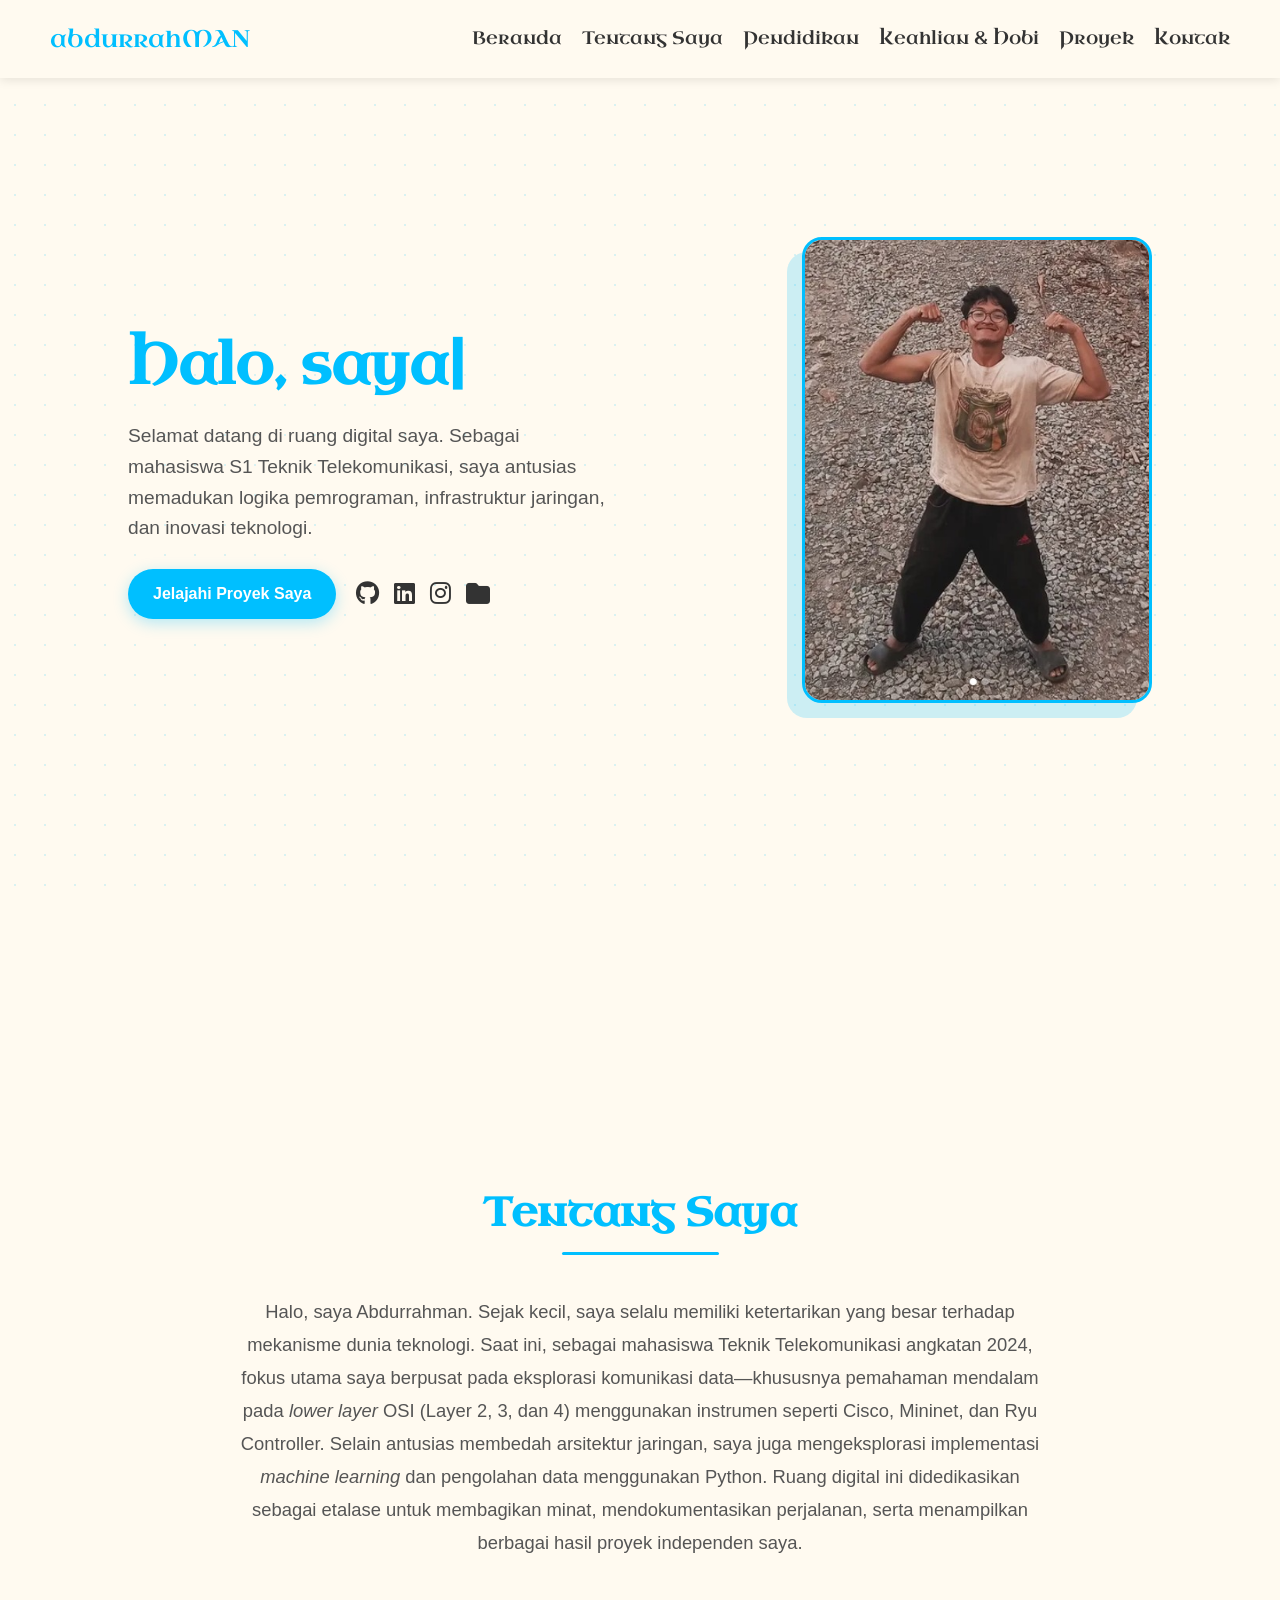
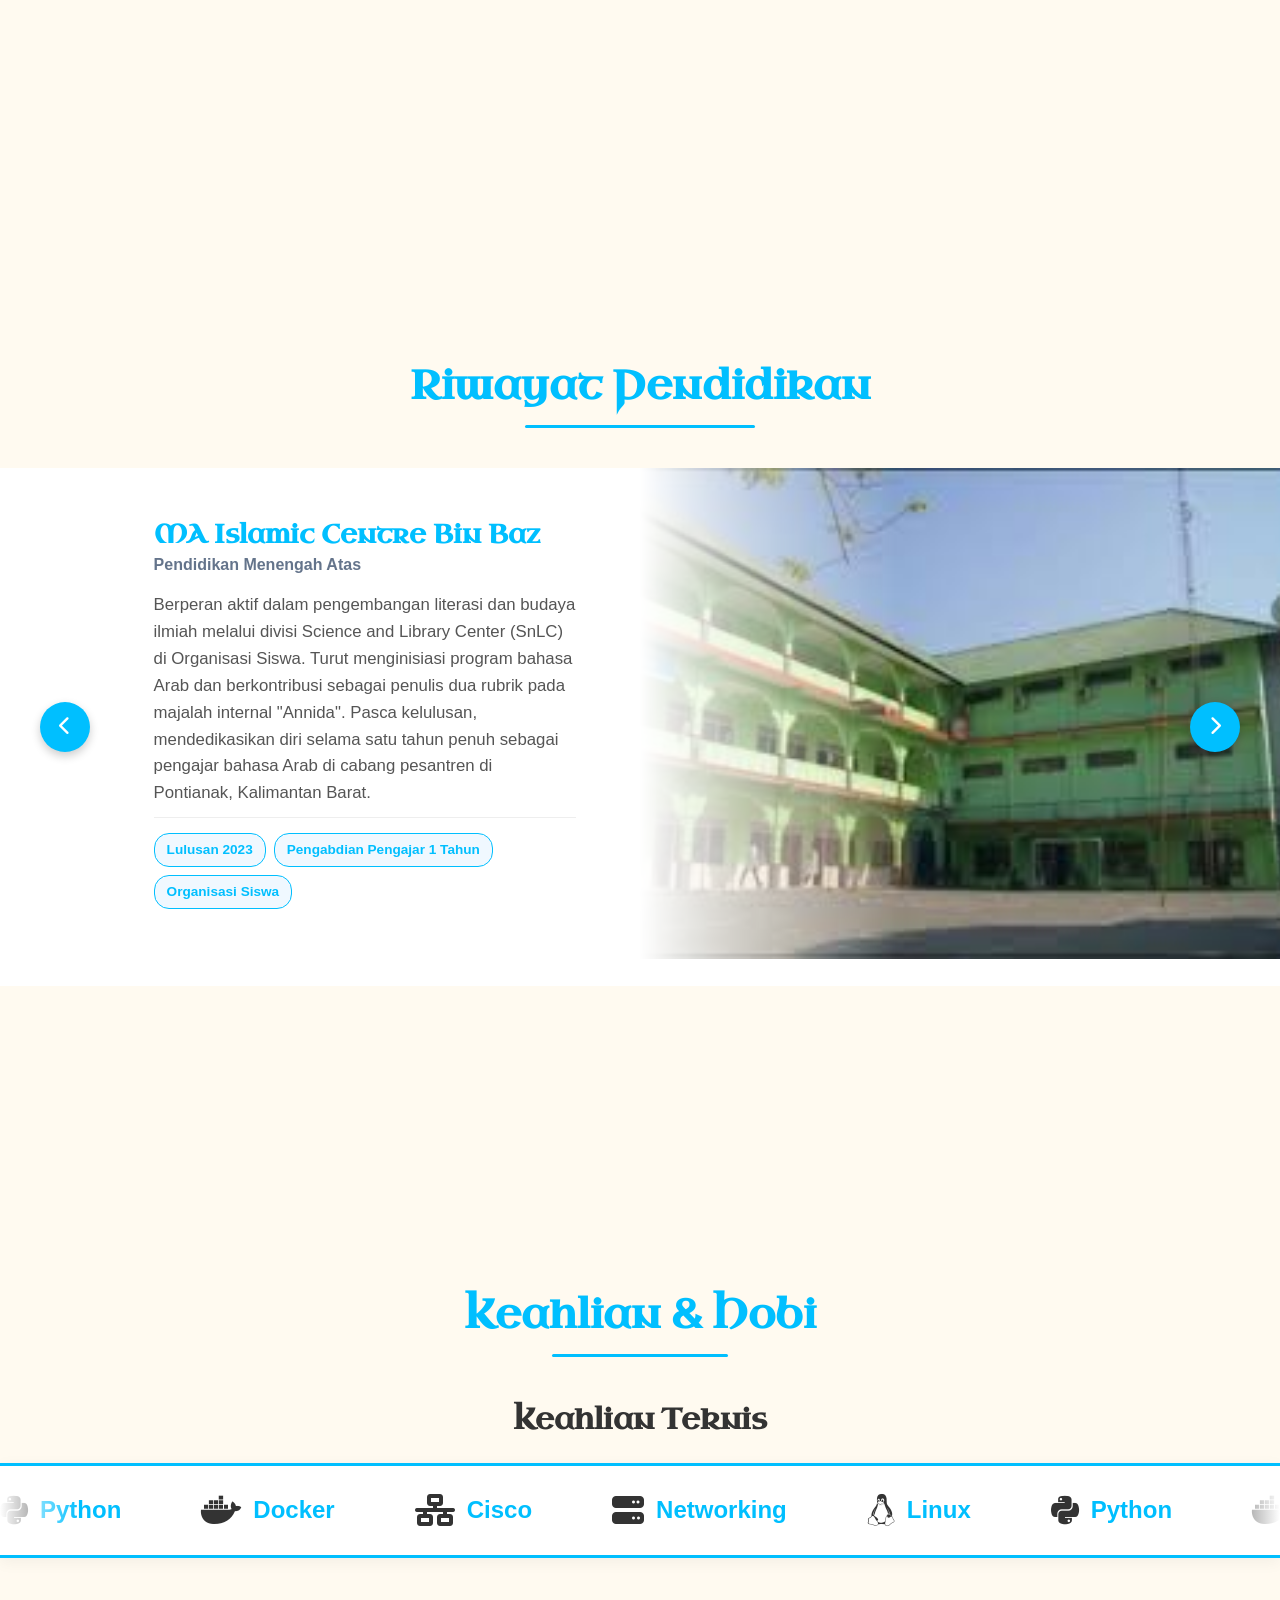
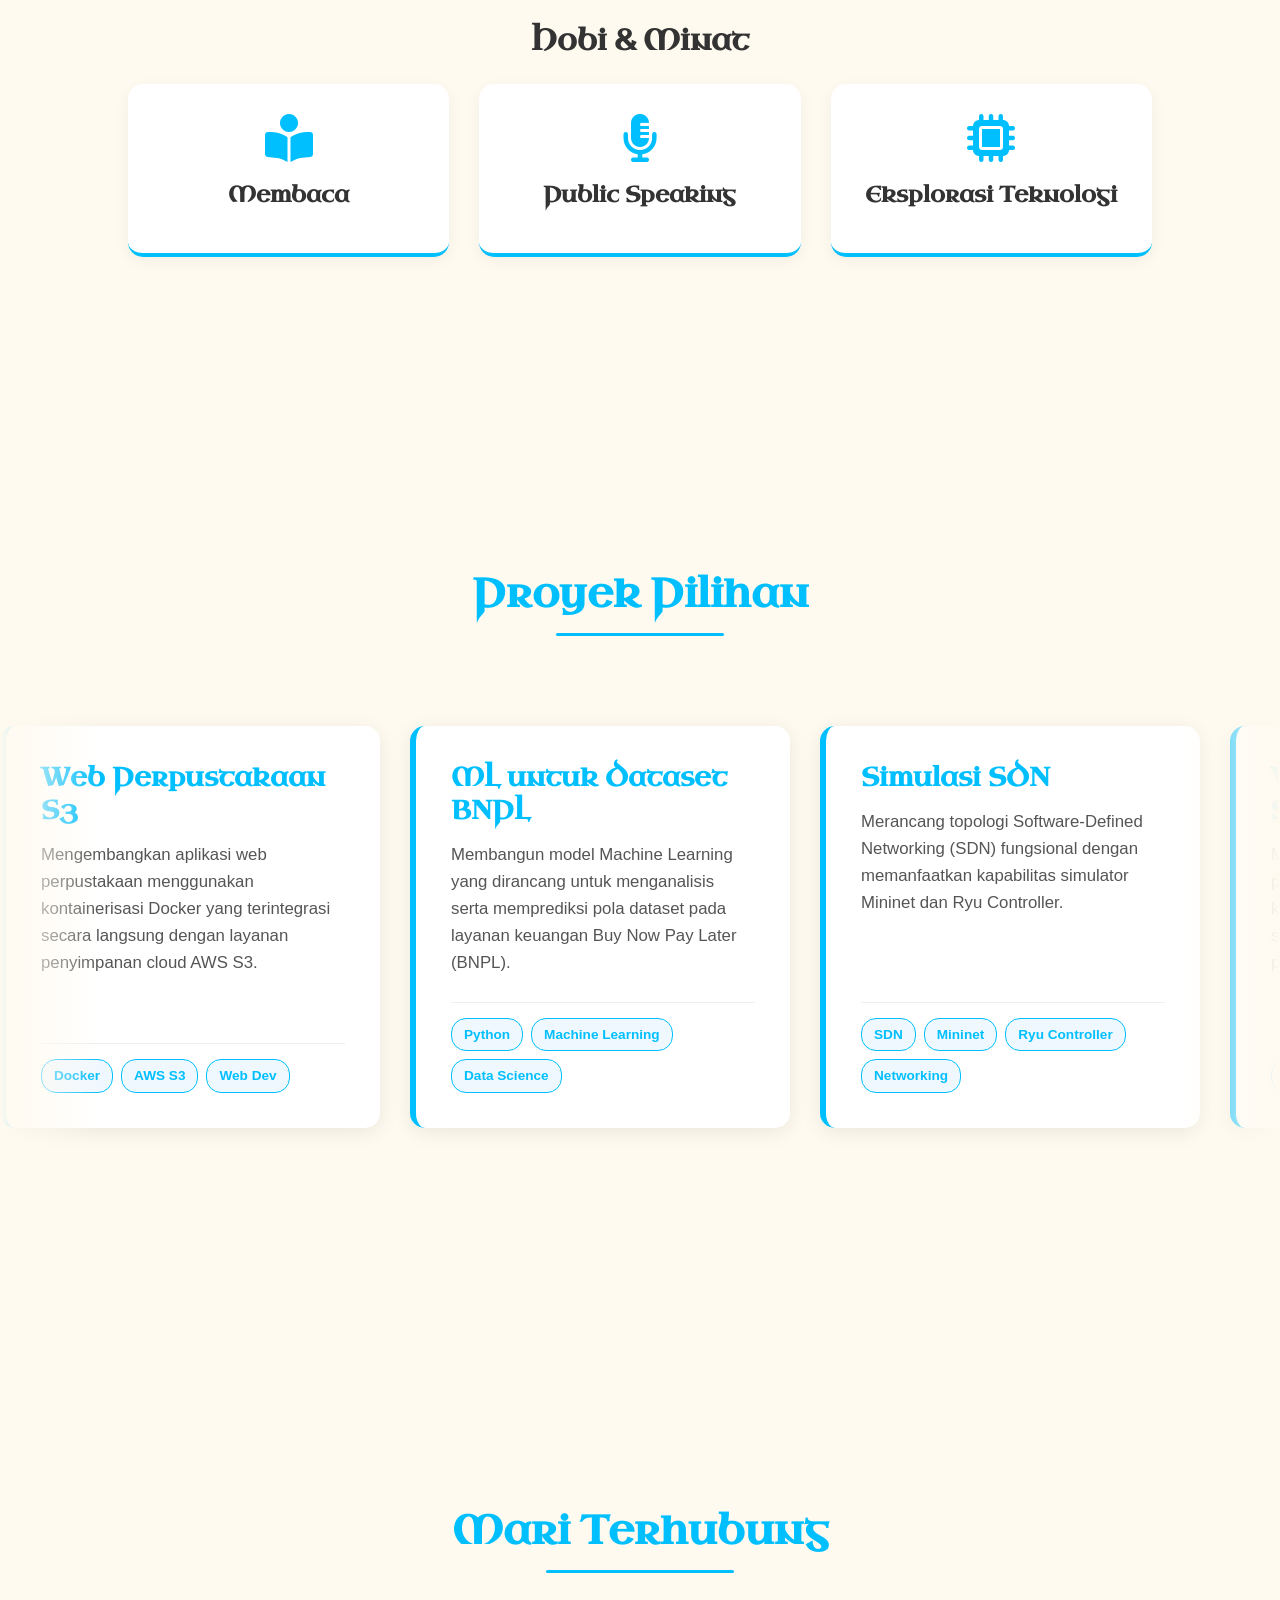
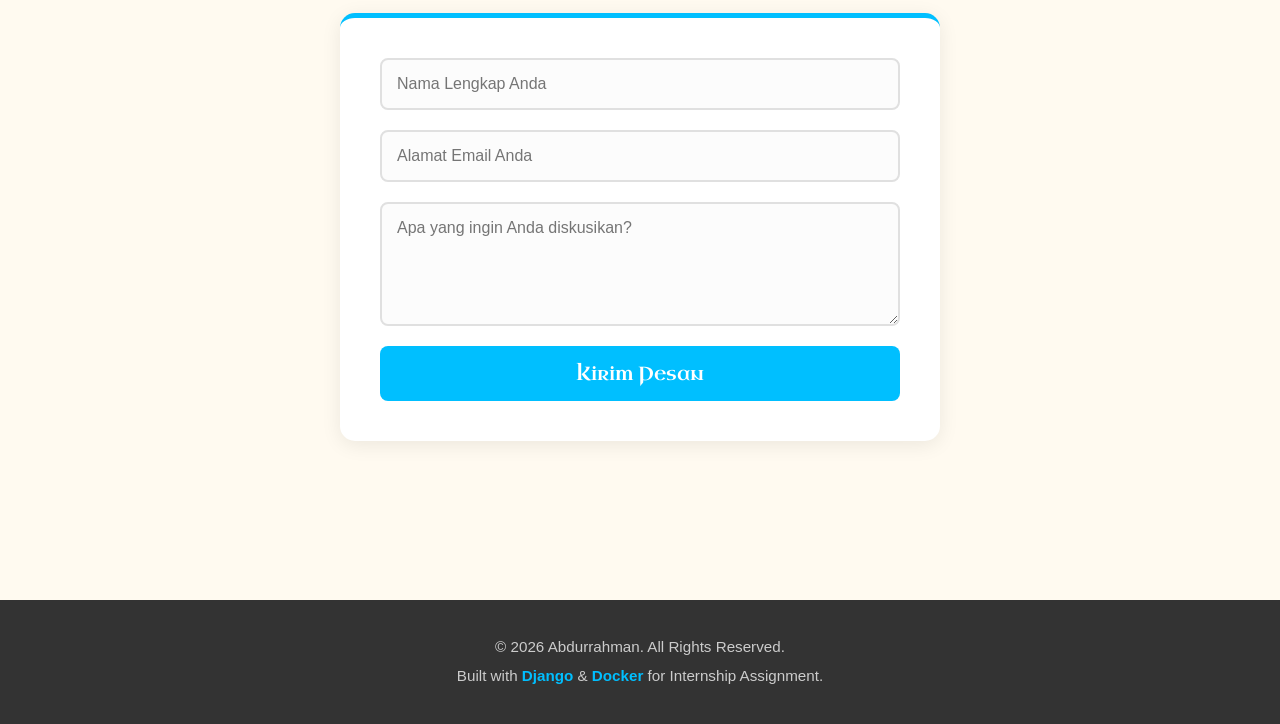
<file: docs/index.html>
<!doctype html>
<html lang="id">
  <head>
    <meta charset="UTF-8" />
    <meta name="viewport" content="width=device-width, initial-scale=1.0" />
    <link rel="icon" type="image/png" href="./static/photo/icon-web.png" />
    <title>Portofolio | Abdurrahman</title>

    <link rel="preconnect" href="https://fonts.googleapis.com" />
    <link rel="preconnect" href="https://fonts.gstatic.com" crossorigin />
    <link
      href="https://fonts.googleapis.com/css2?family=Uncial+Antiqua&display=swap"
      rel="stylesheet"
    />

    <link
      rel="stylesheet"
      href="https://cdnjs.cloudflare.com/ajax/libs/font-awesome/6.4.0/css/all.min.css"
    />

    <link rel="stylesheet" href="./static/css/style.css" />
  </head>
  <body>
    <nav class="navbar">
      <a href="#" class="nav-brand" style="text-decoration: none"
        >abdurrahMAN</a
      >

      <div class="hamburger" id="hamburger">
        <i class="fas fa-bars"></i>
      </div>

      <div class="nav-links" id="nav-links">
        <a href="#hero">Beranda</a>
        <a href="#tentang-saya">Tentang Saya</a>
        <a href="#pendidikan">Pendidikan</a>
        <a href="#about">Keahlian & Hobi</a>
        <a href="#projects">Proyek</a>
        <a href="#contact">Kontak</a>
      </div>
    </nav>
    <section id="hero" class="section hero-section">
      <div class="hero-content">
        <div class="hero-text hidden">
          <h1><span id="typewriter"></span><span class="cursor">|</span></h1>
          <p>
            Selamat datang di ruang digital saya. Sebagai mahasiswa S1 Teknik
            Telekomunikasi, saya antusias memadukan logika pemrograman,
            infrastruktur jaringan, dan inovasi teknologi.
          </p>

          <div class="hero-actions">
            <a href="#projects" class="btn-primary">Jelajahi Proyek Saya</a>
            <div class="social-icons">
              <a
                href="https://github.com/abdrrhmnonghub"
                target="_blank"
                title="GitHub"
                ><i class="fab fa-github"></i
              ></a>
              <a
                href="https://www.linkedin.com/in/abdurrahman-abdurrahman-21b65a38b/"
                target="_blank"
                title="LinkedIn"
                ><i class="fab fa-linkedin"></i
              ></a>
              <a
                href="https://www.instagram.com/4bdurrhmn_"
                target="_blank"
                title="Instagram"
                ><i class="fab fa-instagram"></i
              ></a>
              <a
                href="https://hackmd.io/@XaqP7gFcSHW0fWHmGkDXEQ/SyKeOXjkze"
                target="_blank"
                title="HackMD"
                ><i class="fa-solid fa-folder"></i>
              </a>
            </div>
          </div>
        </div>
        <div class="hero-image hidden">
          <img src="static/photo/avatar.jpeg" alt="Foto Profil Abdurrahman" />
        </div>
      </div>
    </section>
    <section id="tentang-saya" class="section hidden">
      <h2 class="section-title">Tentang Saya</h2>
      <div
        class="about-container"
        style="text-align: center; max-width: 800px; margin: 0 auto"
      >
        <p
          style="
            font-size: 1.15rem;
            line-height: 1.8;
            color: #555;
            font-family: &quot;Poppins&quot;, sans-serif;
          "
        >
          Halo, saya Abdurrahman. Sejak kecil, saya selalu memiliki ketertarikan
          yang besar terhadap mekanisme dunia teknologi. Saat ini, sebagai
          mahasiswa Teknik Telekomunikasi angkatan 2024, fokus utama saya
          berpusat pada eksplorasi komunikasi data—khususnya pemahaman mendalam
          pada
          <i>lower layer</i> OSI (Layer 2, 3, dan 4) menggunakan instrumen
          seperti Cisco, Mininet, dan Ryu Controller. Selain antusias membedah
          arsitektur jaringan, saya juga mengeksplorasi implementasi
          <i>machine learning</i> dan pengolahan data menggunakan Python. Ruang
          digital ini didedikasikan sebagai etalase untuk membagikan minat,
          mendokumentasikan perjalanan, serta menampilkan berbagai hasil proyek
          independen saya.
        </p>
      </div>
    </section>

    <section id="pendidikan" class="section hidden">
      <h2 class="section-title">Riwayat Pendidikan</h2>

      <div class="slider-container-manual">
        <button class="slider-btn left-btn" id="prevBtn">
          <i class="fas fa-chevron-left"></i>
        </button>

        <div class="slider-viewport" id="eduSlider">
          <div class="card edu-card">
            <div class="edu-content-wrapper">
              <div class="edu-info">
                <h3>MA Islamic Centre Bin Baz</h3>
                <h4
                  style="
                    color: #64748b;
                    font-family: &quot;Poppins&quot;, sans-serif;
                    margin-bottom: 15px;
                  "
                >
                  Pendidikan Menengah Atas
                </h4>
                <p>
                  Berperan aktif dalam pengembangan literasi dan budaya ilmiah
                  melalui divisi Science and Library Center (SnLC) di Organisasi
                  Siswa. Turut menginisiasi program bahasa Arab dan
                  berkontribusi sebagai penulis dua rubrik pada majalah internal
                  "Annida". Pasca kelulusan, mendedikasikan diri selama satu
                  tahun penuh sebagai pengajar bahasa Arab di cabang pesantren
                  di Pontianak, Kalimantan Barat.
                </p>
                <div class="project-tags">
                  <span>Lulusan 2023</span>
                  <span>Pengabdian Pengajar 1 Tahun</span>
                  <span>Organisasi Siswa</span>
                </div>
              </div>
              <div class="edu-photo">
                <img
                  src="static/photo/foto-ma.jpg"
                  alt="Foto MA Islamic Centre Bin Baz"
                />
              </div>
            </div>
          </div>
          <div class="card edu-card">
            <div class="edu-content-wrapper">
              <div class="edu-info">
                <h3>Telkom University</h3>
                <h4
                  style="
                    color: #64748b;
                    font-family: &quot;Poppins&quot;, sans-serif;
                    margin-bottom: 15px;
                  "
                >
                  S1 Teknik Telekomunikasi
                </h4>
                <p>
                  Mahasiswa aktif angkatan 2024 yang saat ini tengah menempuh
                  semester 4 dengan rekam jejak indeks akademis yang konsisten
                  memuaskan. Memiliki ketertarikan dan pemahaman kuat pada
                  pemecahan masalah di bidang ilmu eksak serta fundamental
                  jaringan telekomunikasi. Saat ini sedang memfokuskan diri pada
                  pengembangan kapabilitas praktis melalui program
                  <i>Internship</i> sebagai tahapan rekrutmen akhir di
                  Laboratorium Adaptive Network (AN Laboratory).
                </p>
                <div class="project-tags">
                  <span>Angkatan 2024</span>
                  <span>Semester 4</span>
                  <span>Internship Lab Adaptive Network</span>
                </div>
              </div>
              <div class="edu-photo">
                <img
                  src="static/photo/foto-telyu.jpg"
                  alt="Foto Telkom University"
                />
              </div>
            </div>
          </div>
        </div>

        <button class="slider-btn right-btn" id="nextBtn">
          <i class="fas fa-chevron-right"></i>
        </button>
      </div>
    </section>
    <section id="about" class="section">
      <h2 class="section-title hidden">Keahlian & Hobi</h2>
      <div class="about-container">
        <div class="about-section hidden">
          <h3 class="about-header">Keahlian Teknis</h3>
          <div class="slider-wrapper">
            <div class="slider-track">
              <div class="slide-item"><i class="fab fa-python"></i> Python</div>
              <div class="slide-item"><i class="fab fa-docker"></i> Docker</div>
              <div class="slide-item">
                <i class="fas fa-network-wired"></i> Cisco
              </div>
              <div class="slide-item">
                <i class="fas fa-server"></i> Networking
              </div>
              <div class="slide-item"><i class="fab fa-linux"></i> Linux</div>

              <div class="slide-item"><i class="fab fa-python"></i> Python</div>
              <div class="slide-item"><i class="fab fa-docker"></i> Docker</div>
              <div class="slide-item">
                <i class="fas fa-network-wired"></i> Cisco
              </div>
              <div class="slide-item">
                <i class="fas fa-server"></i> Networking
              </div>
              <div class="slide-item"><i class="fab fa-linux"></i> Linux</div>
            </div>
          </div>
        </div>

        <div class="about-section hidden">
          <h3 class="about-header">Hobi & Minat</h3>
          <div class="hobbies-grid">
            <div class="hobby-card">
              <i class="fas fa-book-reader"></i>
              <h3>Membaca</h3>
              <p class="hobby-desc">
                Mengeksplorasi wawasan, ide, dan perspektif baru melalui
                literatur yang inspiratif.
              </p>
            </div>
            <div class="hobby-card">
              <i class="fas fa-microphone-alt"></i>
              <h3>Public Speaking</h3>
              <p class="hobby-desc">
                Menyampaikan gagasan secara efektif dan membangun diskusi yang
                konstruktif.
              </p>
            </div>
            <div class="hobby-card">
              <i class="fas fa-microchip"></i>
              <h3>Eksplorasi Teknologi</h3>
              <p class="hobby-desc">
                Membongkar, menguji coba, dan merakit ulang sistem untuk
                memahami cara kerjanya secara mendalam.
              </p>
            </div>
          </div>
        </div>
      </div>
    </section>

    <section id="projects" class="section hidden">
      <h2 class="section-title">Proyek Pilihan</h2>

      <div class="projects-slider-wrapper">
        <div class="projects-track">
          <div class="projects-set">
            <div class="card">
              <h3>Web Perpustakaan S3</h3>
              <p>
                Mengembangkan aplikasi web perpustakaan menggunakan
                kontainerisasi Docker yang terintegrasi secara langsung dengan
                layanan penyimpanan cloud AWS S3.
              </p>
              <div class="project-tags">
                <span>Docker</span>
                <span>AWS S3</span>
                <span>Web Dev</span>
              </div>
            </div>

            <div class="card">
              <h3>ML untuk Dataset BNPL</h3>
              <p>
                Membangun model Machine Learning yang dirancang untuk
                menganalisis serta memprediksi pola dataset pada layanan
                keuangan Buy Now Pay Later (BNPL).
              </p>
              <div class="project-tags">
                <span>Python</span>
                <span>Machine Learning</span>
                <span>Data Science</span>
              </div>
            </div>

            <div class="card">
              <h3>Simulasi SDN</h3>
              <p>
                Merancang topologi Software-Defined Networking (SDN) fungsional
                dengan memanfaatkan kapabilitas simulator Mininet dan Ryu
                Controller.
              </p>
              <div class="project-tags">
                <span>SDN</span>
                <span>Mininet</span>
                <span>Ryu Controller</span>
                <span>Networking</span>
              </div>
            </div>
          </div>

          <div class="projects-set">
            <div class="card">
              <h3>Web Perpustakaan S3</h3>
              <p>
                Mengembangkan aplikasi web perpustakaan menggunakan
                kontainerisasi Docker yang terintegrasi secara langsung dengan
                layanan penyimpanan cloud AWS S3.
              </p>
              <div class="project-tags">
                <span>Docker</span>
                <span>AWS S3</span>
                <span>Web Dev</span>
              </div>
            </div>

            <div class="card">
              <h3>ML untuk Dataset BNPL</h3>
              <p>
                Membangun model Machine Learning yang dirancang untuk
                menganalisis serta memprediksi pola dataset pada layanan
                keuangan Buy Now Pay Later (BNPL).
              </p>
              <div class="project-tags">
                <span>Python</span>
                <span>Machine Learning</span>
                <span>Data Science</span>
              </div>
            </div>

            <div class="card">
              <h3>Simulasi SDN</h3>
              <p>
                Merancang topologi Software-Defined Networking (SDN) fungsional
                dengan memanfaatkan kapabilitas simulator Mininet dan Ryu
                Controller.
              </p>
              <div class="project-tags">
                <span>SDN</span>
                <span>Mininet</span>
                <span>Ryu Controller</span>
                <span>Networking</span>
              </div>
            </div>
          </div>
        </div>
      </div>
    </section>

    <section id="contact" class="section hidden">
      <h2 class="section-title">Mari Terhubung</h2>
      <div class="contact-container">
        <form
          action="https://formspree.io/f/mpqnpaoa"
          method="POST"
          class="contact-form"
        >
          <input
            type="text"
            name="nama"
            placeholder="Nama Lengkap Anda"
            required
          />
          <input
            type="email"
            name="email"
            placeholder="Alamat Email Anda"
            required
          />
          <textarea
            name="pesan"
            rows="5"
            placeholder="Apa yang ingin Anda diskusikan?"
            required
          ></textarea>
          <button type="submit">Kirim Pesan</button>
        </form>
      </div>
    </section>

    <footer class="footer">
      <p>&copy; 2026 Abdurrahman. All Rights Reserved.</p>
      <p>
        Built with <span class="highlight">Django</span> &
        <span class="highlight">Docker</span> for Internship Assignment.
      </p>
    </footer>

    <script src="./static/js/script.js"></script>
  </body>
</html>
</file>
<file: docs/static/css/style.css>
/* Variabel Warna */
:root {
  --bg-color: #fffaf0; /* Floral White */
  --accent-color: #00bfff; /* Deep Sky Blue */
  --text-dark: #333333;
  --box-bg: #ffffff;
}

/* Reset Dasar & Smooth Scroll */
* {
  margin: 0;
  padding: 0;
  box-sizing: border-box;
}

html {
  scroll-behavior: smooth;
}

body {
  background-color: var(--bg-color);
  color: var(--text-dark);
  font-family: "Uncial Antiqua", cursive;
  line-height: 1.6;
  overflow-x: hidden;
  /* Dot Pattern (Aura Networking/Telecom) */
  background-image: radial-gradient(
    rgba(0, 191, 255, 0.15) 1px,
    transparent 1px
  );
  background-size: 30px 30px;
  background-attachment: fixed;
}

/* Navbar */
.navbar {
  position: fixed;
  top: 0;
  width: 100%;
  background-color: rgba(255, 250, 240, 0.95);
  backdrop-filter: blur(5px);
  padding: 20px 50px;
  display: flex;
  justify-content: space-between;
  align-items: center;
  box-shadow: 0 2px 10px rgba(0, 0, 0, 0.1);
  z-index: 1000;
}

.nav-brand {
  font-size: 1.5rem;
  color: var(--accent-color);
}

.nav-links {
  list-style: none;
  display: flex;
  gap: 20px;
}

.nav-links a {
  text-decoration: none;
  color: var(--text-dark);
  transition: color 0.3s;
  font-size: 1.1rem;
}

.nav-links a:hover {
  color: var(--accent-color);
}

/* Base Section Layout */
.section {
  min-height: 100vh;
  padding: 120px 10% 80px 10%;
  display: flex;
  flex-direction: column;
  justify-content: center;
}

.section-title {
  text-align: center;
  color: var(--accent-color);
  font-size: 2.5rem;
  margin-bottom: 50px;
  position: relative;
  display: inline-block;
  align-self: center;
}

.section-title::after {
  content: "";
  position: absolute;
  width: 50%;
  height: 3px;
  background-color: var(--accent-color);
  bottom: -10px;
  left: 25%;
  border-radius: 5px;
}

/* --- HERO SECTION --- */
.hero-section {
  display: flex;
  align-items: center;
  justify-content: center;
}

.hero-content {
  display: flex;
  align-items: center;
  justify-content: space-between;
  gap: 50px;
  width: 100%;
  max-width: 1100px;
}

.hero-text {
  flex: 1 1 0%;
  text-align: left;
}

.hero-text h1 {
  font-size: 3.5rem;
  color: var(--accent-color);
  margin-bottom: 10px;
  min-height: 1.2em;
}

.hero-text p {
  font-size: 1.2rem;
  color: #555;
  font-family: Arial, sans-serif;
  margin-bottom: 25px;
}

/* CTA Buttons & Social Links */
.hero-actions {
  display: flex;
  align-items: center;
  gap: 20px;
  margin-top: 20px;
}

.btn-primary {
  display: inline-block;
  padding: 12px 25px;
  background-color: var(--accent-color);
  color: #fff;
  text-decoration: none;
  border-radius: 30px;
  font-family: Arial, sans-serif;
  font-weight: bold;
  transition: all 0.3s ease;
  box-shadow: 0 4px 15px rgba(0, 191, 255, 0.3);
}

.btn-primary:hover {
  background-color: #009acd;
  transform: translateY(-3px);
  box-shadow: 0 6px 20px rgba(0, 191, 255, 0.4);
}

.social-icons {
  display: flex;
  gap: 15px;
}

.social-icons a {
  color: var(--text-dark);
  font-size: 1.5rem;
  transition:
    color 0.3s,
    transform 0.3s;
}

.social-icons a:hover {
  color: var(--accent-color);
  transform: scale(1.2) translateY(-3px);
}

.hero-image {
  flex: 1 1 0%;
  display: flex;
  justify-content: flex-end;
}

.hero-image img {
  width: 100%;
  max-width: 350px;
  border-radius: 20px;
  box-shadow: -15px 15px 0px rgba(0, 191, 255, 0.2);
  border: 3px solid var(--accent-color);
  transition: transform 0.3s;
  background-color: #fff;
}

.hero-image img:hover {
  transform: translateY(-10px);
}

.cursor {
  animation: blink 0.7s infinite;
}

@keyframes blink {
  0%,
  100% {
    opacity: 1;
  }
  50% {
    opacity: 0;
  }
}

/* --- ABOUT SECTION (Skills & Hobbies) --- */
.about-container {
  display: flex;
  flex-direction: column;
  gap: 60px;
  width: 100%;
  max-width: 1100px;
  margin: 0 auto;
}

.about-header {
  font-size: 1.8rem;
  color: var(--text-dark);
  margin-bottom: 20px;
  text-align: center;
}

/* Sliding Icons untuk Keahlian */
.slider-wrapper {
  width: 100vw;
  margin-left: calc(-50vw + 50%);
  overflow: hidden;
  background-color: var(--box-bg);
  padding: 25px 0;
  border-top: 3px solid var(--accent-color);
  border-bottom: 3px solid var(--accent-color);
  box-shadow: 0 4px 15px rgba(0, 0, 0, 0.05);
  white-space: nowrap;
  position: relative;
}

.slider-wrapper::before,
.slider-wrapper::after {
  content: "";
  position: absolute;
  top: 0;
  width: 80px;
  height: 100%;
  z-index: 2;
}
.slider-wrapper::before {
  left: 0;
  background: linear-gradient(to right, var(--box-bg), transparent);
}
.slider-wrapper::after {
  right: 0;
  background: linear-gradient(to left, var(--box-bg), transparent);
}

.slider-track {
  display: inline-flex;
  gap: 80px;
  animation: slide 15s linear infinite;
}

.slider-track:hover {
  animation-play-state: paused;
}

.slide-item {
  display: flex;
  align-items: center;
  gap: 12px;
  font-size: 1.5rem;
  color: var(--accent-color);
  font-family: Arial, sans-serif;
  font-weight: bold;
}

.slide-item i {
  font-size: 2rem;
  color: var(--text-dark);
}

@keyframes slide {
  0% {
    transform: translateX(0);
  }
  100% {
    transform: translateX(-50%);
  }
}

/* Interactive Badges untuk Hobi */
.hobbies-grid {
  display: grid;
  grid-template-columns: repeat(auto-fit, minmax(280px, 1fr));
  gap: 30px;
}

.hobby-card {
  background-color: var(--box-bg);
  padding: 30px 20px;
  border-radius: 15px;
  text-align: center;
  box-shadow: 0 4px 15px rgba(0, 0, 0, 0.05);
  transition: all 0.4s ease;
  position: relative;
  overflow: hidden;
  border-bottom: 4px solid var(--accent-color);
}

.hobby-card i {
  font-size: 3rem;
  color: var(--accent-color);
  margin-bottom: 15px;
  transition: transform 0.4s ease;
}

.hobby-card h3 {
  font-size: 1.4rem;
  color: var(--text-dark);
  margin-bottom: 10px;
}

.hobby-desc {
  font-family: Arial, sans-serif;
  color: #555;
  font-size: 0.95rem;
  opacity: 0;
  transform: translateY(20px);
  transition: all 0.4s ease;
  position: absolute;
  bottom: 20px;
  left: 20px;
  right: 20px;
}

.hobby-card:hover {
  transform: translateY(-10px);
  padding-bottom: 70px;
}

.hobby-card:hover i {
  transform: scale(1.2) translateY(-10px);
}

.hobby-card:hover .hobby-desc {
  opacity: 1;
  transform: translateY(0);
}

/* --- PROJECTS SECTION --- */
.projects-slider-wrapper {
  width: 100vw;
  margin-left: calc(-50vw + 50%);
  overflow: hidden;
  background-color: transparent;
  padding: 40px 0;
  position: relative;
}

.projects-slider-wrapper::before,
.projects-slider-wrapper::after {
  content: "";
  position: absolute;
  top: 0;
  width: 100px;
  height: 100%;
  z-index: 2;
  pointer-events: none;
}
.projects-slider-wrapper::before {
  left: 0;
  background: linear-gradient(to right, var(--bg-color), transparent);
}
.projects-slider-wrapper::after {
  right: 0;
  background: linear-gradient(to left, var(--bg-color), transparent);
}

.projects-track {
  display: flex;
  gap: 30px;
  width: max-content;
  animation: slideProjects 25s linear infinite;
  padding: 10px 0;
}

.projects-track:hover {
  animation-play-state: paused;
}

.projects-set {
  display: flex;
  gap: 30px;
}

.card {
  background-color: var(--box-bg);
  padding: 35px;
  border-radius: 15px;
  box-shadow: 0 4px 20px rgba(0, 0, 0, 0.08);
  transition:
    transform 0.4s cubic-bezier(0.175, 0.885, 0.32, 1.275),
    box-shadow 0.4s ease;
  border-left: 6px solid var(--accent-color);
  display: flex;
  flex-direction: column;
  gap: 15px;
  width: 380px;
  flex-shrink: 0;
  white-space: normal;
}

.card:hover {
  transform: scale(1.08) translateY(-10px);
  box-shadow: 0 20px 40px rgba(0, 191, 255, 0.25);
  z-index: 10;
  position: relative;
}

@keyframes slideProjects {
  0% {
    transform: translateX(0);
  }
  100% {
    transform: translateX(calc(-50% - 15px));
  }
}

.card h3 {
  color: var(--accent-color);
  font-size: 1.6rem;
  line-height: 1.3;
}

.card p {
  font-family: Arial, sans-serif;
  color: #555;
  font-size: 1.05rem;
  flex-grow: 1;
}

/* Tech Tags di Kartu Proyek */
.project-tags {
  display: flex;
  flex-wrap: wrap;
  gap: 8px;
  margin-top: 10px;
  border-top: 1px solid #eee;
  padding-top: 15px;
}

.project-tags span {
  background-color: #f0f8ff;
  color: var(--accent-color);
  padding: 5px 12px;
  border-radius: 15px;
  font-size: 0.85rem;
  font-family: Arial, sans-serif;
  font-weight: bold;
  border: 1px solid var(--accent-color);
}

/* --- CONTACT SECTION --- */
.contact-container {
  max-width: 600px;
  margin: 0 auto;
  width: 100%;
}

.contact-form {
  display: flex;
  flex-direction: column;
  gap: 20px;
  background-color: var(--box-bg);
  padding: 40px;
  border-radius: 15px;
  box-shadow: 0 4px 20px rgba(0, 0, 0, 0.08);
  border-top: 5px solid var(--accent-color);
}

.contact-form input,
.contact-form textarea {
  padding: 15px;
  border: 2px solid #e0e0e0;
  border-radius: 8px;
  font-family: Arial, sans-serif;
  background-color: #fcfcfc;
  font-size: 1rem;
  transition:
    border-color 0.3s,
    box-shadow 0.3s;
}

.contact-form input:focus,
.contact-form textarea:focus {
  outline: none;
  border-color: var(--accent-color);
  box-shadow: 0 0 8px rgba(0, 191, 255, 0.2);
}

.contact-form button {
  padding: 15px;
  background-color: var(--accent-color);
  color: #fff;
  border: none;
  border-radius: 8px;
  font-family: "Uncial Antiqua", cursive;
  font-size: 1.2rem;
  cursor: pointer;
  transition:
    background-color 0.3s,
    transform 0.2s;
}

.contact-form button:hover {
  background-color: #009acd;
  transform: translateY(-2px);
}

/* Footer */
.footer {
  background-color: var(--text-dark);
  color: #fff;
  text-align: center;
  padding: 30px 20px;
  font-family: Arial, sans-serif;
  margin-top: auto;
}

.footer p {
  margin: 5px 0;
  color: #ccc;
  font-size: 0.95rem;
}

.footer .highlight {
  color: var(--accent-color);
  font-weight: bold;
}

/* Scroll Animation Classes */
.hidden {
  opacity: 0;
  transform: translateY(50px);
  transition: all 0.8s ease-out;
}

.show {
  opacity: 1;
  transform: translateY(0);
}
/* Sembunyikan hamburger di Desktop */
.hamburger {
  display: none;
  font-size: 1.8rem;
  color: var(--accent-color);
  cursor: pointer;
}

/* =========================================
   MANUAL & AUTO SLIDER PENDIDIKAN (FULL WIDTH LAYAR)
   ========================================= */
.slider-container-manual {
  position: relative;
  width: 100vw; /* Memaksa lebar 100% layar */
  max-width: 100vw;
  margin-left: calc(-50vw + 50%); /* Trik menjebol padding pembungkus section */
  display: flex;
  align-items: center;
}

.slider-viewport {
  display: flex;
  flex-wrap: nowrap !important;
  overflow-x: hidden;
  overflow-y: hidden;
  scroll-behavior: smooth;
  width: 100%;
  gap: 0;
  padding: 0;
  touch-action: pan-y;
}

.slider-viewport::-webkit-scrollbar {
  display: none;
}

.edu-card {
  flex: 0 0 100vw !important; /* Lebar 1 kartu persis 1 layar penuh */
  max-width: 100vw !important;
  width: 100vw !important;
  min-height: 480px; /* Bikin kartu memanjang ke bawah */
  margin: 0;
  padding: 0 !important;
  text-align: left !important;
  border-radius: 0 !important; /* Hilangkan lengkungan di ujung */
  border: none !important;
  box-shadow: none !important; /* Hilangkan bayangan card */
}

.edu-card:hover {
  transform: none !important;
  box-shadow: none !important;
}

/* Layout Konten Kiri (Teks) & Kanan (Gambar) */
.edu-content-wrapper {
  display: flex;
  flex-direction: row;
  align-items: stretch;
  width: 100%;
  min-height: 480px; /* Samakan dengan min-height card */
}

.edu-info {
  flex: 1;
  display: flex;
  flex-direction: column;
  justify-content: center; /* Posisi teks persis di tengah secara vertikal */
  padding: 50px 5% 50px 12vw; /* Jarak kiri agak jauh biar sejajar dengan logo */
}

.edu-photo {
  flex: 0 0 50vw; /* Foto memakan setengah layar presisi */
  max-width: 50vw;
  margin: 0;
  padding: 0;
}

.edu-photo img {
  width: 100%;
  height: 100%;
  min-height: 480px;
  object-fit: cover;
  object-position: center;
  border-radius: 0;
  /* Efek Fading Transparan di Kiri */
  -webkit-mask-image: linear-gradient(
    to right,
    rgba(0, 0, 0, 0) 0%,
    rgba(0, 0, 0, 0.4) 15%,
    rgba(0, 0, 0, 1) 40%
  );
  mask-image: linear-gradient(
    to right,
    rgba(0, 0, 0, 0) 0%,
    rgba(0, 0, 0, 0.4) 15%,
    rgba(0, 0, 0, 1) 40%
  );
}

/* Tombol Navigasi Slider masuk ke dalam layar */
.slider-btn {
  background-color: var(--accent-color);
  color: white;
  border: none;
  border-radius: 50%;
  width: 50px;
  height: 50px;
  cursor: pointer;
  font-size: 1.2rem;
  position: absolute;
  top: 50%;
  transform: translateY(-50%);
  z-index: 10;
  box-shadow: 0 4px 10px rgba(0, 0, 0, 0.2);
  transition: all 0.3s ease;
  display: flex;
  justify-content: center;
  align-items: center;
}

.slider-btn:hover {
  background-color: #009acd;
  transform: translateY(-50%) scale(1.1);
}

.left-btn {
  left: 40px;
}
.right-btn {
  right: 40px;
}
/* =========================================
   MEDIA QUERY UNTUK HP & TABLET (Max 768px)
   ========================================= */
@media screen and (max-width: 768px) {
  /* Munculkan hamburger */
  .hamburger {
    display: block;
  }

  /* Ubah navbar jadi menu tersembunyi (slide dari kanan) */
  .nav-links {
    position: absolute;
    top: 70px; /* Jarak dari atas navbar */
    right: -100%; /* Sembunyikan di luar layar */
    width: 100%;
    height: 100vh;
    background-color: var(--bg-color);
    flex-direction: column;
    align-items: center;
    padding-top: 50px;
    transition: 0.3s ease-in-out;
    box-shadow: -5px 0 10px rgba(0, 0, 0, 0.1);
  }

  .nav-brand {
    font-size: 1.1rem; /* Mengecilkan ukuran font agar proporsional */
    letter-spacing: 0; /* Mengurangi jarak antar huruf */
    white-space: nowrap; /* Memaksa teks tidak turun ke baris baru */
    /* Opsional: Lu juga bisa ganti teks 'abdurrahMAN' di index.html jadi 'Samuel' biar lebih ringkas dan pas di HP */
  }
  /* Class ini akan dipicu oleh JavaScript */
  .nav-links.active {
    right: 0;
  }

  /* Bikin elemen web lain mengecil & menyesuaikan layar HP */
  .hero-content {
    flex-direction: column-reverse;
    text-align: center;
  }

  .hero-text h1 {
    font-size: 2.2rem;
  }

  .hero-image img {
    max-width: 250px;
  }

  .section {
    min-height: auto; /* Membatalkan tinggi 100vh agar menyesuaikan isi */
    padding: 80px 5% 40px 5%; /* Merapatkan jarak atas dan bawah */
  }

  .section-title {
    margin-bottom: 30px; /* Merapatkan jarak antara judul dan konten di bawahnya */
  }

  /* Kartu proyek mengecil ke tengah */
  .card {
    width: 280px; /* Ukuran ideal buat HP */
    padding: 20px;
    flex-shrink: 0;
    border-left-width: 4px; /* Tipisin border dikit */
  }

  /* 2. Pastikan track slider gak kepotong */
  .projects-slider-wrapper {
    padding: 20px 0;
    width: 100vw;
    overflow: hidden;
  }

  /* 3. Atur ulang animasi khusus mobile */
  .projects-track {
    gap: 20px; /* Kecilin jarak antar set */
    animation: slideProjectsMobile 12s linear infinite; /* Lebih cepet karena jalurnya pendek */
  }

  .projects-set {
    gap: 20px; /* Kecilin jarak antar kartu di dalam set */
  }

  /* 4. Sesuaikan font kartu biar gak berantakan */
  .card h3 {
    font-size: 1.2rem;
  }
  .card p {
    font-size: 0.9rem;
  }
  /* Responsivitas Slider Pendidikan Full Width di HP */
  .edu-content-wrapper {
    flex-direction: column;
  }

  .edu-info {
    padding: 40px 25px 30px 25px; /* Rapihkan padding teks di HP */
  }

  .edu-photo {
    flex: 0 0 auto;
    width: 100vw;
    max-width: 100vw;
    height: 250px; /* Jangan terlalu panjang ke bawah kalau di HP */
  }

  .edu-photo img {
    min-height: 250px;
    -webkit-mask-image: linear-gradient(
      to bottom,
      rgba(0, 0, 0, 0) 0%,
      rgba(0, 0, 0, 1) 30%
    );
    mask-image: linear-gradient(
      to bottom,
      rgba(0, 0, 0, 0) 0%,
      rgba(0, 0, 0, 1) 30%
    );
  }

  .left-btn {
    left: 15px;
    width: 40px;
    height: 40px;
    font-size: 1rem;
  }
  .right-btn {
    right: 15px;
    width: 40px;
    height: 40px;
    font-size: 1rem;
  }
}

/* 5. Keyframe khusus mobile biar pas dengan gap 20px */
@keyframes slideProjectsMobile {
  0% {
    transform: translateX(0);
  }
  100% {
    /* Geser 50% (satu set) + 10px (setengah dari gap 20px) */
    transform: translateX(calc(-50% - 10px));
  }
}
</file>
